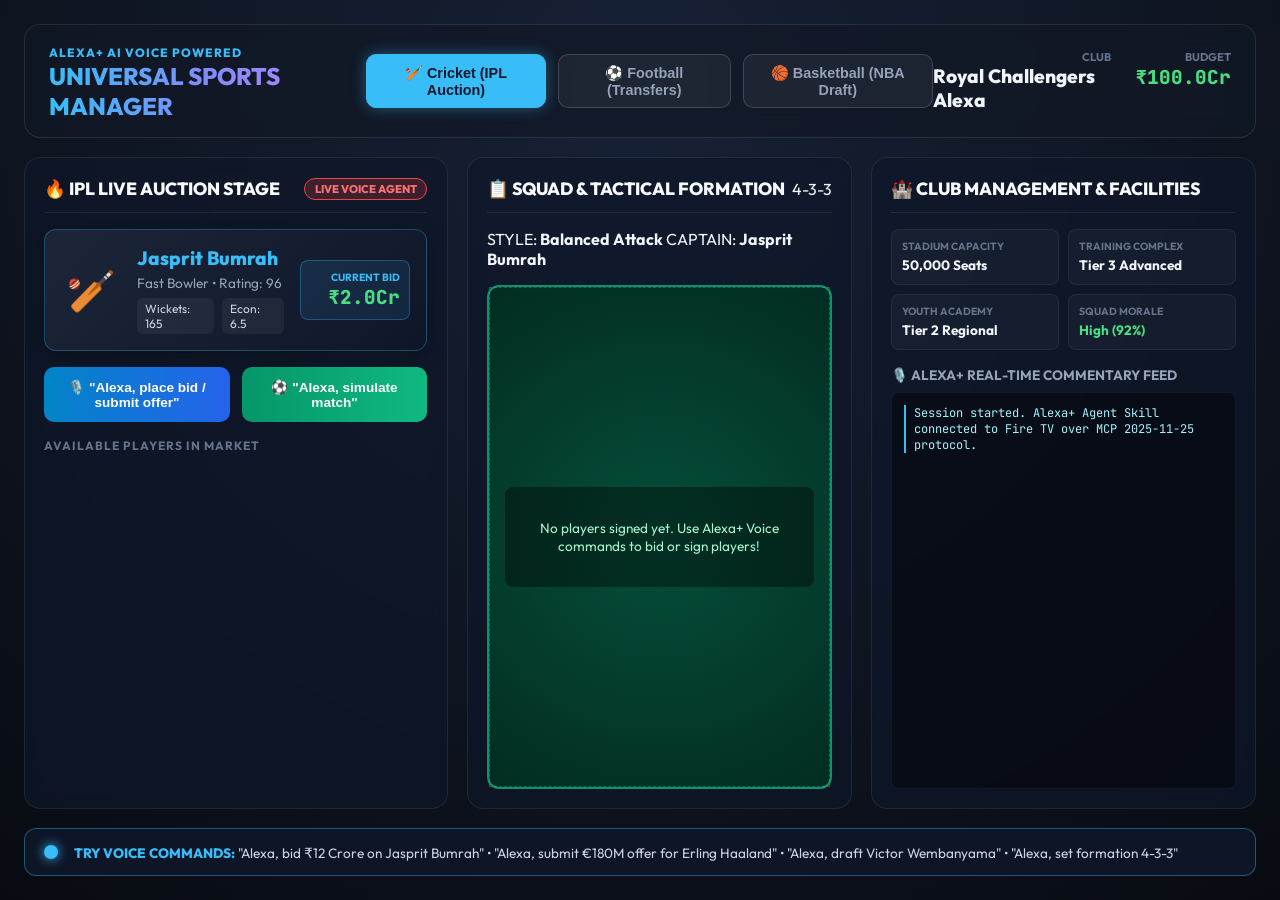
<file: sports_auction_game-v2/firetv_app/index.html>
<!DOCTYPE html>
<html lang="en">
<head>
  <meta charset="UTF-8">
  <meta name="viewport" content="width=device-width, initial-scale=1.0">
  <title>FC / NBA / IPL Alexa+ Ultimate Sports Manager AI</title>
  <link rel="stylesheet" href="styles.css">
  <link href="https://fonts.googleapis.com/css2?family=Outfit:wght@400;600;700;800&family=JetBrains+Mono:wght@500;700&display=swap" rel="stylesheet">
</head>
<body>
  <div class="tv-container">
    <!-- Top Bar Navigation & Status -->
    <header class="top-nav">
      <div class="brand">
        <span class="alexa-badge">ALEXA+ AI VOICE POWERED</span>
        <h1>UNIVERSAL SPORTS MANAGER</h1>
      </div>
      
      <div class="sport-switcher">
        <button class="sport-btn active" id="btn-cricket" onclick="switchSport('cricket')">🏏 Cricket (IPL Auction)</button>
        <button class="sport-btn" id="btn-football" onclick="switchSport('football')">⚽ Football (Transfers)</button>
        <button class="sport-btn" id="btn-basketball" onclick="switchSport('basketball')">🏀 Basketball (NBA Draft)</button>
      </div>

      <div class="club-status">
        <div class="status-item">
          <span class="label">CLUB</span>
          <span class="value" id="ui-team-name">Royal Challengers Alexa</span>
        </div>
        <div class="status-item highlight">
          <span class="label">BUDGET</span>
          <span class="value" id="ui-budget">₹100.0Cr</span>
        </div>
      </div>
    </header>

    <!-- Main 3-Column Dashboard -->
    <main class="dashboard-grid">
      <!-- Column 1: Market & Player Stage (Auction / Transfer / Draft) -->
      <section class="card market-card">
        <div class="card-header">
          <h2 id="market-title">🔥 IPL LIVE AUCTION STAGE</h2>
          <span class="live-pill">LIVE VOICE AGENT</span>
        </div>
        
        <div class="player-feature" id="player-feature">
          <div class="player-avatar" id="p-avatar">🏏</div>
          <div class="player-info">
            <h3 id="p-name">Jasprit Bumrah</h3>
            <p id="p-role">Fast Bowler • Rating: 96</p>
            <div class="stats-pills" id="p-stats">
              <span>Wickets: 165</span>
              <span>Econ: 6.5</span>
            </div>
          </div>
          <div class="bid-box">
            <span class="bid-label">CURRENT BID</span>
            <span class="bid-amount" id="p-price">₹2.0Cr</span>
          </div>
        </div>

        <div class="acquisition-controls">
          <button class="action-btn bid-btn" onclick="triggerAction('bid')">🎙️ "Alexa, place bid / submit offer"</button>
          <button class="action-btn sim-btn" onclick="triggerAction('sim_match')">⚽ "Alexa, simulate match"</button>
        </div>

        <div class="available-pool">
          <h4>AVAILABLE PLAYERS IN MARKET</h4>
          <div class="pool-list" id="pool-list">
            <!-- Populated dynamically -->
          </div>
        </div>
      </section>

      <!-- Column 2: Tactical Pitch & Squad Builder -->
      <section class="card squad-card">
        <div class="card-header">
          <h2>📋 SQUAD & TACTICAL FORMATION</h2>
          <span class="badge" id="ui-formation">4-3-3</span>
        </div>

        <div class="tactics-bar">
          <span>STYLE: <strong id="ui-style">Balanced Attack</strong></span>
          <span>CAPTAIN: <strong id="ui-captain">Jasprit Bumrah</strong></span>
        </div>

        <div class="pitch-visualizer" id="pitch-visualizer">
          <div class="pitch-overlay">
            <div class="field-line penalty-area"></div>
            <div class="field-line center-circle"></div>
          </div>
          <div class="squad-grid" id="squad-grid">
            <div class="empty-squad-msg">No players signed yet. Use Alexa+ Voice commands to bid or sign players!</div>
          </div>
        </div>
      </section>

      <!-- Column 3: Club Management & Voice Feed -->
      <section class="card club-card">
        <div class="card-header">
          <h2>🏰 CLUB MANAGEMENT & FACILITIES</h2>
        </div>

        <div class="club-stats-grid">
          <div class="facility-box">
            <span class="fac-label">STADIUM CAPACITY</span>
            <span class="fac-val" id="ui-stadium">50,000 Seats</span>
          </div>
          <div class="facility-box">
            <span class="fac-label">TRAINING COMPLEX</span>
            <span class="fac-val" id="ui-training">Tier 3 Advanced</span>
          </div>
          <div class="facility-box">
            <span class="fac-label">YOUTH ACADEMY</span>
            <span class="fac-val" id="ui-youth">Tier 2 Regional</span>
          </div>
          <div class="facility-box">
            <span class="fac-label">SQUAD MORALE</span>
            <span class="fac-val highlight-green" id="ui-morale">High (92%)</span>
          </div>
        </div>

        <div class="voice-log-section">
          <h3>🎙️ ALEXA+ REAL-TIME COMMENTARY FEED</h3>
          <div class="voice-logs" id="voice-logs">
            <div class="log-entry">Session started. Alexa+ Agent Skill connected to Fire TV over MCP 2025-11-25 protocol.</div>
          </div>
        </div>
      </section>
    </main>

    <!-- Bottom Voice Action Helper Footer -->
    <footer class="voice-helper-footer">
      <div class="voice-pulse"></div>
      <div class="voice-prompt">
        <span class="prompt-tag">TRY VOICE COMMANDS:</span>
        <span class="prompt-text">"Alexa, bid ₹12 Crore on Jasprit Bumrah" • "Alexa, submit €180M offer for Erling Haaland" • "Alexa, draft Victor Wembanyama" • "Alexa, set formation 4-3-3"</span>
      </div>
    </footer>
  </div>

  <script src="app.js"></script>
</body>
</html>
</file>
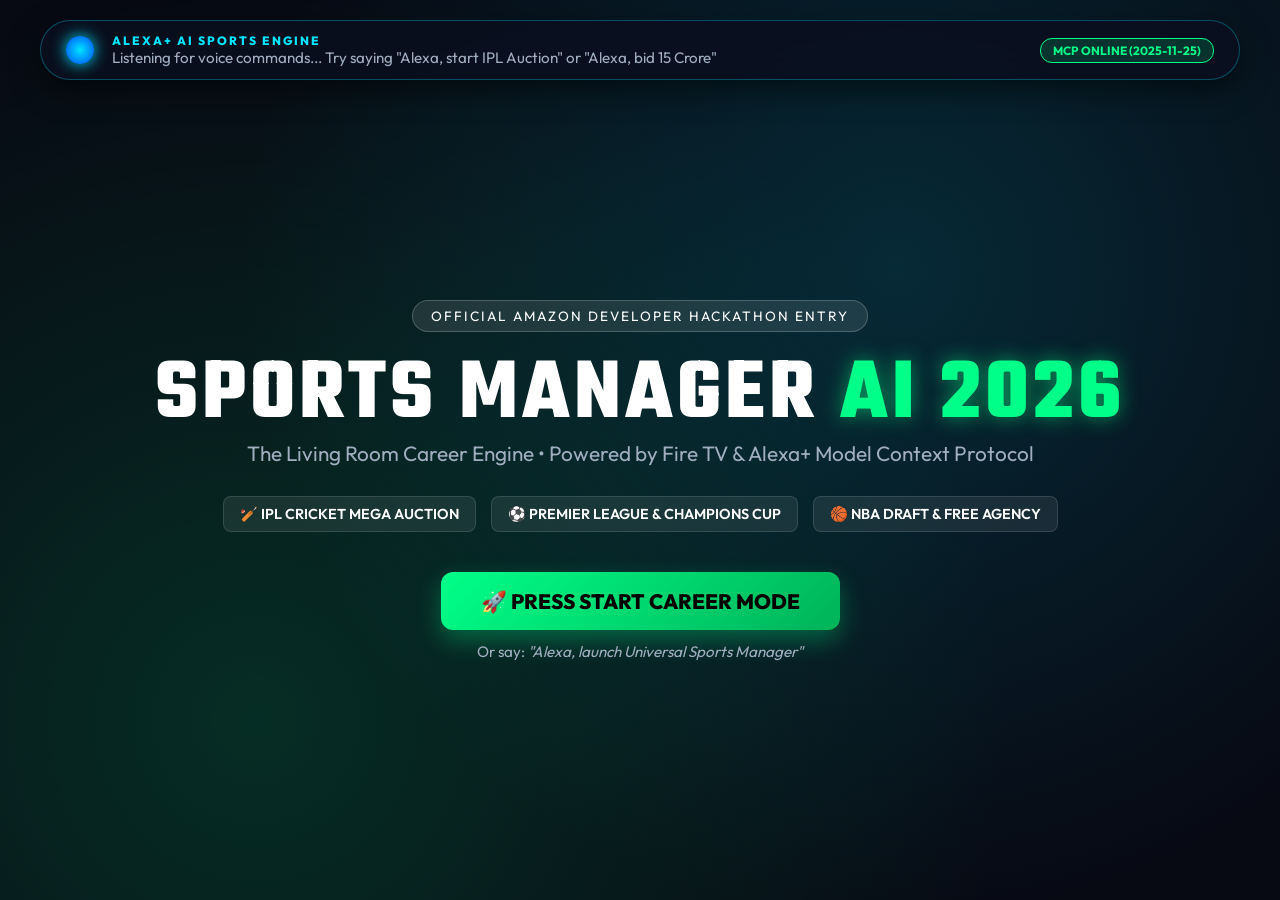
<file: sports_auction_game-v3/firetv_app/index.html>
<!DOCTYPE html>
<html lang="en">
<head>
    <meta charset="UTF-8">
    <meta name="viewport" content="width=device-width, initial-scale=1.0">
    <title>Sports Manager AI 2026 - Alexa+ & Fire TV Career Mode</title>
    <link rel="stylesheet" href="styles.css">
    <link href="https://fonts.googleapis.com/css2?family=Outfit:wght@300;400;600;800;900&family=Teko:wght@500;700&display=swap" rel="stylesheet">
</head>
<body class="firetv-theme">
    <div id="app-container">

        <!-- VOICE ASSISTANT OVERLAY TICKER -->
        <div id="alexa-voice-bar" class="voice-bar">
            <div class="alexa-orb-container">
                <div class="alexa-orb"></div>
            </div>
            <div class="voice-text-content">
                <span id="voice-status-title" class="voice-title">ALEXA+ AI SPORTS ENGINE</span>
                <span id="voice-status-text" class="voice-sub">Listening for voice commands... Try saying "Alexa, start IPL Auction" or "Alexa, bid 15 Crore"</span>
            </div>
            <div class="mcp-badge">MCP ONLINE (2025-11-25)</div>
        </div>

        <!-- SCREEN 1: TITLE / START SCREEN -->
        <section id="screen-title" class="screen active">
            <div class="hero-backdrop"></div>
            <div class="title-content">
                <div class="badge-tag">OFFICIAL AMAZON DEVELOPER HACKATHON ENTRY</div>
                <h1 class="main-logo">SPORTS MANAGER <span class="accent-text">AI 2026</span></h1>
                <p class="subtitle">The Living Room Career Engine • Powered by Fire TV & Alexa+ Model Context Protocol</p>
                <div class="sports-badge-row">
                    <span class="badge cricket">🏏 IPL CRICKET MEGA AUCTION</span>
                    <span class="badge football">⚽ PREMIER LEAGUE & CHAMPIONS CUP</span>
                    <span class="badge basketball">🏀 NBA DRAFT & FREE AGENCY</span>
                </div>
                <div class="cta-container">
                    <button id="btn-start-game" class="btn-primary tv-focusable" onclick="navigateTo('screen-sport-select')">
                        🚀 PRESS START CAREER MODE
                    </button>
                    <p class="voice-hint">Or say: <em>"Alexa, launch Universal Sports Manager"</em></p>
                </div>
            </div>
        </section>

        <!-- SCREEN 2: SPORT SELECTION -->
        <section id="screen-sport-select" class="screen">
            <div class="section-header">
                <h2>CHOOSE YOUR SPORT & CAREER MODE</h2>
                <p>Each sport offers authentic acquisition rules, full season leagues, and AI rival owners.</p>
            </div>
            <div class="sport-cards-grid">
                <!-- CRICKET CARD -->
                <div class="sport-card tv-focusable" onclick="selectSport('cricket')">
                    <div class="sport-icon">🏏</div>
                    <h3>IPL CRICKET</h3>
                    <p class="mode-desc">IPL Mega Auction, Squad Building, 14-Match League + Playoffs, Orange & Purple Cap tracking.</p>
                    <div class="sport-tag">AUCTION MODE</div>
                </div>

                <!-- FOOTBALL CARD -->
                <div class="sport-card tv-focusable" onclick="selectSport('football')">
                    <div class="sport-icon">⚽</div>
                    <h3>FOOTBALL MANAGER</h3>
                    <p class="mode-desc">Transfer Window, European Champions League, 38-Match League, 4-3-3 Pitch Tactics.</p>
                    <div class="sport-tag">TRANSFER WINDOW</div>
                </div>

                <!-- BASKETBALL CARD -->
                <div class="sport-card tv-focusable" onclick="selectSport('basketball')">
                    <div class="sport-icon">🏀</div>
                    <h3>NBA FRANCHISE</h3>
                    <p class="mode-desc">NBA Draft, Free Agency, Salary Cap, 82-Game Season & NBA Playoffs simulation.</p>
                    <div class="sport-tag">DRAFT & FREE AGENCY</div>
                </div>
            </div>
        </section>

        <!-- SCREEN 3: TEAM & MANAGER SETUP -->
        <section id="screen-team-select" class="screen">
            <div class="section-header">
                <h2 id="team-select-title">SELECT YOUR CLUB & FRANCHISE</h2>
                <p>Choose your starting team and customize your manager profile.</p>
            </div>
            <div class="setup-layout">
                <div class="team-list-container">
                    <div id="team-cards-list" class="team-grid"></div>
                </div>
                <div class="manager-form-card">
                    <h3>MANAGER PROFILE</h3>
                    <div class="form-group">
                        <label>Manager Name</label>
                        <input type="text" id="manager-name-input" value="Coach Alexa" class="tv-input">
                    </div>
                    <div class="form-group">
                        <label>AI Rival Difficulty</label>
                        <select id="difficulty-select" class="tv-select">
                            <option value="Tactical AI (Hard)">Tactical AI (Hard)</option>
                            <option value="Aggressive AI (Medium)">Aggressive AI (Medium)</option>
                            <option value="Relaxed AI (Easy)">Relaxed AI (Easy)</option>
                        </select>
                    </div>
                    <button class="btn-primary full-width tv-focusable" onclick="confirmTeamSetup()">
                        ⚡ START CAREER SEASON
                    </button>
                </div>
            </div>
        </section>

        <!-- SCREEN 4: MAIN MANAGER HUB / DASHBOARD -->
        <section id="screen-hub" class="screen">
            <div class="hub-header">
                <div class="manager-badge">
                    <span id="hub-manager-name" class="name">Coach Alexa</span>
                    <span id="hub-team-name" class="club">Royal Challengers Alexa</span>
                </div>
                <div class="nav-tabs">
                    <button class="tab-btn active tv-focusable" onclick="showHubTab('hub-overview')">HUB OVERVIEW</button>
                    <button class="tab-btn tv-focusable" onclick="showHubTab('hub-acquisition')">MARKET / AUCTION</button>
                    <button class="tab-btn tv-focusable" onclick="showHubTab('hub-tactics')">SQUAD & TACTICS</button>
                    <button class="tab-btn tv-focusable" onclick="showHubTab('hub-match')">PLAY / SIMULATE MATCH</button>
                    <button class="tab-btn tv-focusable" onclick="showHubTab('hub-standings')">LEAGUE STANDINGS</button>
                </div>
                <div class="financial-badge">
                    <span class="label">TRANSFER BUDGET</span>
                    <span id="hub-budget-val" class="val">₹100.0 Cr</span>
                </div>
            </div>

            <!-- TAB 1: HUB OVERVIEW -->
            <div id="hub-overview" class="hub-tab-content active">
                <div class="hub-dashboard-grid">
                    <div class="widget-card big">
                        <h3>NEXT UPCOMING FIXTURE</h3>
                        <div class="fixture-banner">
                            <div class="team-side home">
                                <span id="fix-home-name" class="team-title">Royal Challengers Alexa</span>
                                <span class="badge-role">HOME</span>
                            </div>
                            <div class="vs-circle">VS</div>
                            <div class="team-side away">
                                <span id="fix-away-name" class="team-title">Mumbai AI</span>
                                <span class="badge-role">AWAY</span>
                            </div>
                        </div>
                        <div class="fixture-details">
                            <span>📅 Matchday <strong id="hub-matchday-num">1</strong> / <span id="hub-total-matchdays">14</span></span>
                            <span>🏆 League Competition</span>
                            <span>🏟️ Packed TV Broadcast Stadium</span>
                        </div>
                        <button class="btn-accent tv-focusable" onclick="showHubTab('hub-match')">
                            ▶ GO TO MATCH SIMULATOR
                        </button>
                    </div>

                    <div class="widget-card">
                        <h3>CLUB METRICS</h3>
                        <div class="metric-row">
                            <span>Squad Rating</span>
                            <span id="metric-rating" class="highlight">88 OVERALL</span>
                        </div>
                        <div class="metric-row">
                            <span>Squad Size</span>
                            <span id="metric-squad-count">11 Players</span>
                        </div>
                        <div class="metric-row">
                            <span>Board Expectations</span>
                            <span class="success">Qualify for Finals</span>
                        </div>
                        <div class="metric-row">
                            <span>Team Morale</span>
                            <span class="success">🔥 High (95%)</span>
                        </div>
                    </div>

                    <div class="widget-card">
                        <h3>ALEXA+ AI ASSISTANT FEED</h3>
                        <ul id="alexa-feed-list" class="feed-list">
                            <li>🤖 "MCP Server initialized for 2026 Season."</li>
                            <li>💡 "Recommendation: Acquire a premium Fast Bowler in the auction."</li>
                            <li>🗣️ Try saying: <em>"Alexa, set formation to 4-3-3 Attacking"</em></li>
                        </ul>
                    </div>
                </div>
            </div>

            <!-- TAB 2: ACQUISITION / AUCTION ROOM -->
            <div id="hub-acquisition" class="hub-tab-content">
                <div class="auction-broadcast-layout">
                    <div class="broadcast-stage">
                        <div class="stage-header">
                            <span id="acq-mode-label" class="live-pill">🔴 LIVE IPL MEGA AUCTION STAGE</span>
                            <span class="timer-pill">LOT #04 • FAST BOWLER CATEGORY</span>
                        </div>
                        <div class="player-spotlight">
                            <div id="acq-player-avatar" class="player-avatar">⚡</div>
                            <div class="player-info">
                                <h2 id="acq-player-name">Jasprit Bumrah</h2>
                                <p id="acq-player-role">Fast Bowler • India National Team</p>
                                <div id="acq-player-stats-grid" class="mini-stats-grid">
                                    <div class="stat-box"><span>Rating</span><strong id="acq-stat-rating">96</strong></div>
                                    <div class="stat-box"><span>Wickets</span><strong id="acq-stat-1">165</strong></div>
                                    <div class="stat-box"><span>Economy</span><strong id="acq-stat-2">6.5</strong></div>
                                </div>
                            </div>
                        </div>

                        <div class="bidding-control-zone">
                            <div class="bid-display">
                                <div class="bid-box">
                                    <span class="label">CURRENT HIGHEST BID</span>
                                    <span id="acq-curr-bid" class="amount">₹2.0 Cr</span>
                                </div>
                                <div class="bid-box">
                                    <span class="label">HIGHEST BIDDER</span>
                                    <span id="acq-curr-bidder" class="bidder-name">Base Price</span>
                                </div>
                            </div>

                            <div class="action-buttons-row">
                                <button class="btn-bid tv-focusable" onclick="placeVoiceBid(0.5)">+ ₹0.5 Cr BID</button>
                                <button class="btn-bid tv-focusable" onclick="placeVoiceBid(1.0)">+ ₹1.0 Cr BID</button>
                                <button class="btn-bid tv-focusable" onclick="placeVoiceBid(2.0)">+ ₹2.0 Cr BID</button>
                                <button class="btn-accent tv-focusable" onclick="signCurrentPlayer()">SIGN PLAYER TO SQUAD</button>
                            </div>
                            <p class="voice-hint">🗣️ Voice bidding active: Say <em>"Alexa, bid ₹12 Crore on Bumrah"</em></p>
                        </div>
                    </div>

                    <div class="broadcast-side-log">
                        <h3>LIVE BIDDING TICKER</h3>
                        <div id="bidding-logs-container" class="log-ticker">
                            <p class="log-entry">Auction stage open. Base price set at ₹2.0 Cr.</p>
                        </div>
                    </div>
                </div>
            </div>

            <!-- TAB 3: SQUAD & TACTICS -->
            <div id="hub-tactics" class="hub-tab-content">
                <div class="tactics-layout">
                    <div class="pitch-container">
                        <div class="pitch-header">
                            <span id="pitch-sport-label">TACTICAL FORMATION BOARD</span>
                            <div class="tactics-selectors">
                                <select id="formation-select" class="tv-select" onchange="updateTactics()">
                                    <option value="4-3-3">4-3-3 Attacking Pitch</option>
                                    <option value="4-2-3-1">4-2-3-1 Balanced Pitch</option>
                                    <option value="3-5-2">3-5-2 Counter Attack</option>
                                </select>
                            </div>
                        </div>

                        <div id="tactical-field" class="sports-pitch football-pitch">
                            <!-- Tactical Nodes injected dynamically -->
                        </div>
                    </div>

                    <div class="squad-panel">
                        <h3>ACTIVE ROSTER & RESERVES</h3>
                        <div id="squad-list-container" class="roster-list"></div>
                    </div>
                </div>
            </div>

            <!-- TAB 4: MATCH SIMULATOR -->
            <div id="hub-match" class="hub-tab-content">
                <div class="match-broadcast-layout">
                    <div class="scoreboard-bar">
                        <div class="team-score-card home">
                            <span id="sim-home-name" class="team-name">Royal Challengers Alexa</span>
                            <span id="sim-home-score" class="score">0</span>
                        </div>
                        <div class="match-time-badge">
                            <span id="sim-match-time" class="time">00:00</span>
                            <span id="sim-match-status" class="status-pill">READY</span>
                        </div>
                        <div class="team-score-card away">
                            <span id="sim-away-score" class="score">0</span>
                            <span id="sim-away-name" class="team-name">Mumbai AI</span>
                        </div>
                    </div>

                    <div class="simulation-screen">
                        <div class="stadium-graphic">
                            <div class="pitch-light"></div>
                            <div class="center-banner">LIVE TELEVISION BROADCAST</div>
                        </div>

                        <div id="match-commentary-box" class="commentary-box">
                            <p class="comm-line intro">🎙️ Welcome to the live match simulation. Both teams are on the field.</p>
                        </div>
                    </div>

                    <div class="match-controls">
                        <button id="btn-start-sim" class="btn-primary tv-focusable" onclick="startMatchSimulation()">
                            ▶ START MATCH SIMULATION
                        </button>
                        <button class="btn-bid tv-focusable" onclick="sendVoiceTacticalCommand('Attacking')">
                            🗣️ "Alexa, go All-Out Attack"
                        </button>
                        <button class="btn-bid tv-focusable" onclick="sendVoiceTacticalCommand('Defensive')">
                            🗣️ "Alexa, Park the Bus"
                        </button>
                    </div>
                </div>
            </div>

            <!-- TAB 5: LEAGUE STANDINGS -->
            <div id="hub-standings" class="hub-tab-content">
                <div class="standings-card">
                    <h3 id="standings-league-title">OFFICIAL LEAGUE STANDINGS 2026</h3>
                    <table class="standings-table">
                        <thead>
                            <tr>
                                <th>POS</th>
                                <th>CLUB / FRANCHISE</th>
                                <th>P</th>
                                <th>W</th>
                                <th>D/L</th>
                                <th>PTS</th>
                            </tr>
                        </thead>
                        <tbody id="standings-tbody"></tbody>
                    </table>
                </div>
            </div>

        </section>

    </div>

    <script src="app.js"></script>
</body>
</html>
</file>
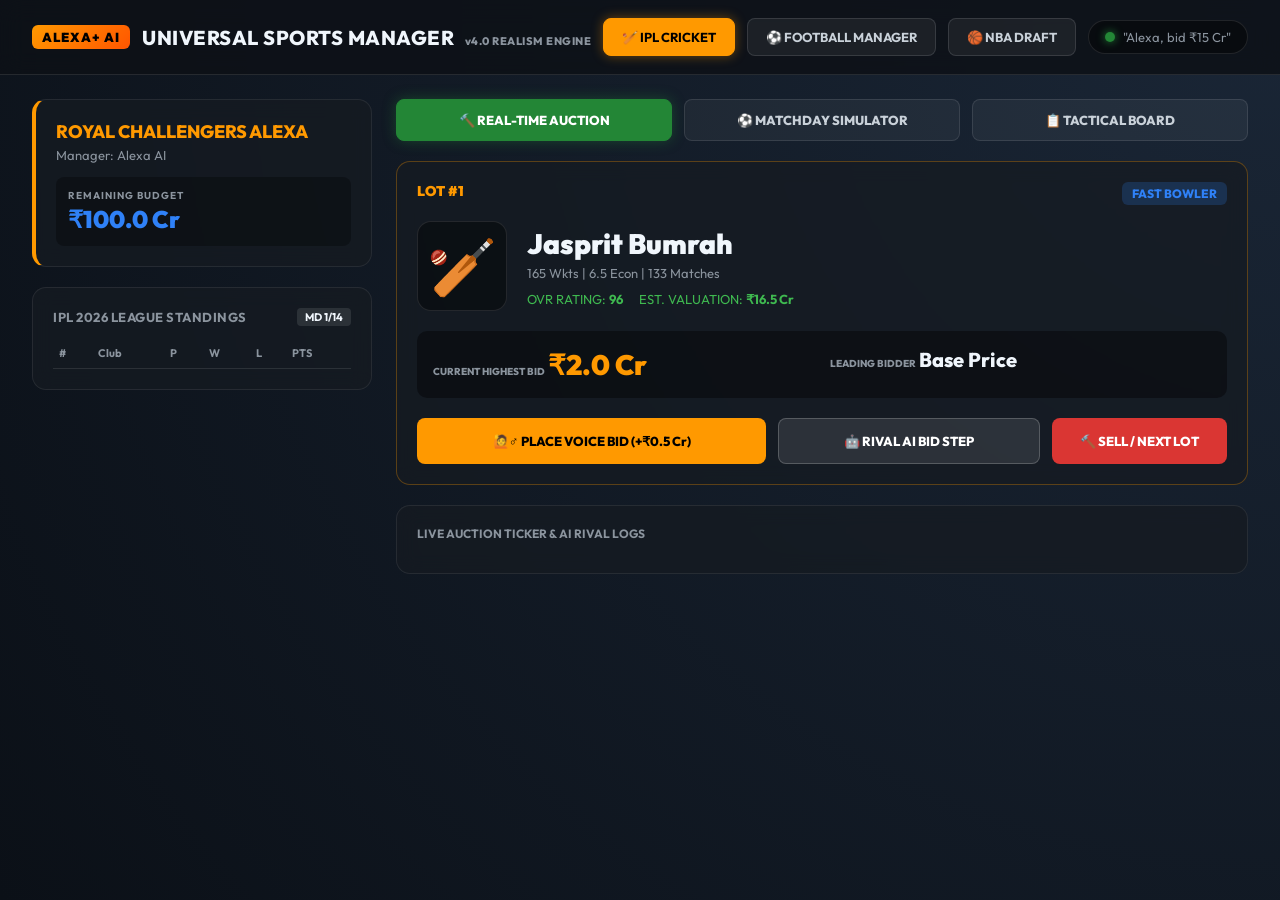
<file: sports_auction_game-v4/firetv_app/index.html>
<!DOCTYPE html>
<html lang="en">
<head>
  <meta charset="UTF-8">
  <meta name="viewport" content="width=device-width, initial-scale=1.0">
  <title>Universal Sports Manager AI (v4 Engine)</title>
  <link rel="stylesheet" href="styles.css">
  <link href="https://fonts.googleapis.com/css2?family=Outfit:wght@400;600;700;800;900&display=swap" rel="stylesheet">
</head>
<body class="theme-cricket">

  <!-- TOP BAR -->
  <header class="top-nav">
    <div class="brand">
      <span class="logo-badge">ALEXA+ AI</span>
      <span class="title-text">UNIVERSAL SPORTS MANAGER <small>v4.0 REALISM ENGINE</small></span>
    </div>
    
    <div class="sport-tabs">
      <button class="tab-btn active" onclick="switchSportMode('cricket')">🏏 IPL CRICKET</button>
      <button class="tab-btn" onclick="switchSportMode('football')">⚽ FOOTBALL MANAGER</button>
      <button class="tab-btn" onclick="switchSportMode('basketball')">🏀 NBA DRAFT</button>
    </div>

    <div class="voice-status">
      <span class="mic-dot"></span>
      <span id="voiceStatusText">"Alexa, bid ₹15 Cr"</span>
    </div>
  </header>

  <!-- MAIN DASHBOARD -->
  <main class="dashboard-grid">

    <!-- LEFT PANEL: USER CLUB & LEAGUE STANDINGS -->
    <section class="panel left-panel">
      <div class="card user-club-card">
        <h3 id="userTeamTitle">ROYAL CHALLENGERS ALEXA</h3>
        <p class="manager-name" id="managerName">Manager: Alexa AI</p>
        <div class="budget-box">
          <span class="budget-label">REMAINING BUDGET</span>
          <span class="budget-value" id="userBudgetValue">₹100.0 Cr</span>
        </div>
      </div>

      <div class="card standings-card">
        <div class="card-header">
          <h4 id="leagueTitle">IPL 2026 LEAGUE STANDINGS</h4>
          <span class="matchday-badge" id="matchdayBadge">MD 1/14</span>
        </div>
        <div class="table-container">
          <table id="standingsTable">
            <thead>
              <tr>
                <th>#</th>
                <th>Club</th>
                <th>P</th>
                <th>W</th>
                <th>L</th>
                <th>PTS</th>
              </tr>
            </thead>
            <tbody id="standingsBody">
              <!-- Dynamic Rows -->
            </tbody>
          </table>
        </div>
      </div>
    </section>

    <!-- CENTER PANEL: AUCTION & MATCH SIMULATOR STAGE -->
    <section class="panel center-panel">
      
      <!-- MODE SWITCHER TOGGLE -->
      <div class="mode-toggle">
        <button class="toggle-btn active" onclick="showStage('auctionStage')">🔨 REAL-TIME AUCTION</button>
        <button class="toggle-btn" onclick="showStage('matchStage')">⚽ MATCHDAY SIMULATOR</button>
        <button class="toggle-btn" onclick="showStage('squadStage')">📋 TACTICAL BOARD</button>
      </div>

      <!-- 1. AUCTION STAGE -->
      <div id="auctionStage" class="stage-container active">
        <div class="card lot-card" id="lotCard">
          <div class="lot-header">
            <span class="lot-number" id="lotNumber">LOT #1</span>
            <span class="lot-role-badge" id="playerRole">FAST BOWLER</span>
          </div>

          <div class="player-profile">
            <div class="player-avatar" id="playerAvatar">🏏</div>
            <div class="player-info">
              <h2 id="playerName">Jasprit Bumrah</h2>
              <p class="player-stats" id="playerStats">165 Wkts | 6.5 Econ | 133 Matches</p>
              <div class="rating-bar">
                <span>OVR RATING: <strong id="playerRating">96</strong></span>
                <span>EST. VALUATION: <strong id="playerValuation">₹16.5 Cr</strong></span>
              </div>
            </div>
          </div>

          <div class="bidding-dashboard">
            <div class="bid-box">
              <span class="bid-label">CURRENT HIGHEST BID</span>
              <span class="bid-price" id="currentBidPrice">₹2.0 Cr</span>
            </div>
            <div class="bidder-box">
              <span class="bid-label">LEADING BIDDER</span>
              <span class="bidder-name" id="highestBidderName">Base Price</span>
            </div>
          </div>

          <!-- VOICE & ACTION CONTROLS -->
          <div class="auction-actions">
            <button class="action-btn bid-btn" onclick="userPlaceBid()">🙋♂️ PLACE VOICE BID (+₹0.5 Cr)</button>
            <button class="action-btn ai-btn" onclick="triggerAiBidStep()">🤖 RIVAL AI BID STEP</button>
            <button class="action-btn pass-btn" onclick="finalizeLot()">🔨 SELL / NEXT LOT</button>
          </div>
        </div>

        <!-- REAL-TIME AUCTION TICKER LOG -->
        <div class="card log-card">
          <h4>LIVE AUCTION TICKER & AI RIVAL LOGS</h4>
          <div class="log-stream" id="auctionLogStream">
            <!-- Dynamic Logs -->
          </div>
        </div>
      </div>

      <!-- 2. MATCH SIMULATOR STAGE -->
      <div id="matchStage" class="stage-container">
        <div class="card match-card">
          <div class="match-header">
            <h3 id="matchStageTitle">SEASON MATCHDAY SIMULATOR</h3>
            <span class="sport-tag" id="matchSportTag">Cricket T20 League</span>
          </div>

          <div class="tactics-selector">
            <label>MATCH TACTICS:</label>
            <select id="tacticsSelect" onchange="updateTactics()">
              <option value="Balanced">Balanced Strategy</option>
              <option value="Aggressive">Aggressive / All-Out Attack</option>
              <option value="Counter / Defensive">Defensive / Counter-Attack</option>
            </select>
          </div>

          <div class="match-sim-box">
            <button class="sim-btn" onclick="simulateMatchDay()">⚔️ SIMULATE NEXT MATCHDAY</button>
            <div class="match-result-banner" id="matchResultBanner">
              Click above to run realistic matchday simulation based on your squad & AI rival ratings!
            </div>
          </div>
        </div>
      </div>

      <!-- 3. SQUAD & TACTICS STAGE -->
      <div id="squadStage" class="stage-container">
        <div class="card squad-card">
          <h3>SQUAD ROSTER & FORMATION</h3>
          <p class="formation-text">FORMATION: <strong id="formationText">4-3-3 Attacking</strong></p>
          <div class="roster-list" id="rosterList">
            <!-- Dynamic Roster -->
          </div>
        </div>
      </div>

    </section>

  </main>

  <script src="app.js"></script>
</body>
</html>
</file>
<file: sports_auction_game-v2/firetv_app/styles.css>
* {
  box-sizing: border-box;
  margin: 0;
  padding: 0;
}

body {
  font-family: 'Outfit', -apple-system, sans-serif;
  background-color: #0b0e14;
  color: #f1f5f9;
  overflow: hidden;
  height: 100vh;
  width: 100vw;
}

.tv-container {
  display: flex;
  flex-direction: column;
  height: 100vh;
  padding: 1.5rem;
  gap: 1.2rem;
  background: radial-gradient(circle at 50% 10%, #172136 0%, #080b11 100%);
}

/* Top Navigation */
.top-nav {
  display: flex;
  justify-content: space-between;
  align-items: center;
  background: rgba(18, 24, 38, 0.8);
  border: 1px solid rgba(255, 255, 255, 0.1);
  padding: 1rem 1.5rem;
  border-radius: 16px;
  backdrop-filter: blur(12px);
}

.alexa-badge {
  font-size: 0.75rem;
  font-weight: 800;
  color: #38bdf8;
  letter-spacing: 1px;
}

.brand h1 {
  font-size: 1.5rem;
  font-weight: 800;
  background: linear-gradient(90deg, #38bdf8, #818cf8, #c084fc);
  -webkit-background-clip: text;
  -webkit-text-fill-color: transparent;
}

.sport-switcher {
  display: flex;
  gap: 0.75rem;
}

.sport-btn {
  background: rgba(255, 255, 255, 0.05);
  border: 1px solid rgba(255, 255, 255, 0.15);
  color: #94a3b8;
  padding: 0.6rem 1.2rem;
  border-radius: 10px;
  font-weight: 700;
  font-size: 0.9rem;
  cursor: pointer;
  transition: all 0.2s ease;
}

.sport-btn.active, .sport-btn:focus {
  background: #38bdf8;
  color: #0f172a;
  border-color: #38bdf8;
  box-shadow: 0 0 15px rgba(56, 189, 248, 0.4);
}

.club-status {
  display: flex;
  gap: 1.5rem;
}

.status-item {
  display: flex;
  flex-direction: column;
  align-items: flex-end;
}

.status-item .label {
  font-size: 0.7rem;
  color: #64748b;
  font-weight: 700;
}

.status-item .value {
  font-size: 1.2rem;
  font-weight: 800;
}

.status-item.highlight .value {
  color: #4ade80;
  font-family: 'JetBrains Mono', monospace;
}

/* Dashboard Grid */
.dashboard-grid {
  display: grid;
  grid-template-columns: 1.1fr 1fr 1fr;
  gap: 1.2rem;
  flex: 1;
  min-height: 0;
}

.card {
  background: rgba(15, 23, 42, 0.7);
  border: 1px solid rgba(255, 255, 255, 0.08);
  border-radius: 16px;
  padding: 1.2rem;
  display: flex;
  flex-direction: column;
  gap: 1rem;
  backdrop-filter: blur(8px);
}

.card-header {
  display: flex;
  justify-content: space-between;
  align-items: center;
  border-bottom: 1px solid rgba(255, 255, 255, 0.08);
  padding-bottom: 0.75rem;
}

.card-header h2 {
  font-size: 1.1rem;
  font-weight: 800;
  color: #f8fafc;
}

.live-pill {
  background: rgba(239, 68, 68, 0.2);
  color: #f87171;
  border: 1px solid #ef4444;
  font-size: 0.7rem;
  font-weight: 800;
  padding: 0.2rem 0.6rem;
  border-radius: 20px;
}

/* Feature Player Card */
.player-feature {
  background: linear-gradient(135deg, rgba(30, 41, 59, 0.9), rgba(15, 23, 42, 0.9));
  border: 1px solid rgba(56, 189, 248, 0.3);
  border-radius: 12px;
  padding: 1rem;
  display: grid;
  grid-template-columns: 60px 1fr 110px;
  align-items: center;
  gap: 1rem;
  box-shadow: 0 4px 20px rgba(0, 0, 0, 0.3);
}

.player-avatar {
  font-size: 2.5rem;
  text-align: center;
}

.player-info h3 {
  font-size: 1.2rem;
  font-weight: 800;
  color: #38bdf8;
}

.player-info p {
  font-size: 0.85rem;
  color: #94a3b8;
  margin-top: 0.2rem;
}

.stats-pills {
  display: flex;
  gap: 0.5rem;
  margin-top: 0.4rem;
}

.stats-pills span {
  background: rgba(255, 255, 255, 0.05);
  font-size: 0.75rem;
  padding: 0.2rem 0.5rem;
  border-radius: 6px;
  color: #cbd5e1;
}

.bid-box {
  display: flex;
  flex-direction: column;
  align-items: flex-end;
  background: rgba(56, 189, 248, 0.1);
  padding: 0.6rem;
  border-radius: 8px;
  border: 1px solid rgba(56, 189, 248, 0.3);
}

.bid-label {
  font-size: 0.65rem;
  color: #38bdf8;
  font-weight: 700;
}

.bid-amount {
  font-size: 1.2rem;
  font-weight: 800;
  color: #4ade80;
  font-family: 'JetBrains Mono', monospace;
}

/* Controls */
.acquisition-controls {
  display: grid;
  grid-template-columns: 1fr 1fr;
  gap: 0.75rem;
}

.action-btn {
  padding: 0.75rem;
  border-radius: 10px;
  border: none;
  font-weight: 700;
  font-size: 0.85rem;
  cursor: pointer;
  transition: transform 0.1s ease;
}

.action-btn:active {
  transform: scale(0.98);
}

.bid-btn {
  background: linear-gradient(90deg, #0284c7, #2563eb);
  color: white;
}

.sim-btn {
  background: linear-gradient(90deg, #059669, #10b981);
  color: white;
}

/* Pool list */
.available-pool {
  flex: 1;
  overflow-y: auto;
  display: flex;
  flex-direction: column;
  gap: 0.5rem;
}

.available-pool h4 {
  font-size: 0.75rem;
  color: #64748b;
  letter-spacing: 1px;
  margin-bottom: 0.3rem;
}

.pool-list {
  display: flex;
  flex-direction: column;
  gap: 0.5rem;
}

.pool-item {
  display: flex;
  justify-content: space-between;
  align-items: center;
  background: rgba(255, 255, 255, 0.03);
  border: 1px solid rgba(255, 255, 255, 0.05);
  padding: 0.6rem 0.8rem;
  border-radius: 8px;
}

.pool-item-name {
  font-size: 0.9rem;
  font-weight: 700;
}

.pool-item-role {
  font-size: 0.75rem;
  color: #94a3b8;
}

.pool-item-val {
  font-size: 0.85rem;
  font-weight: 800;
  color: #38bdf8;
  font-family: 'JetBrains Mono', monospace;
}

/* Pitch / Court Visualizer */
.pitch-visualizer {
  background: radial-gradient(circle, #064e3b 0%, #022c22 100%);
  border: 2px solid #059669;
  border-radius: 12px;
  flex: 1;
  position: relative;
  display: flex;
  align-items: center;
  justify-content: center;
  padding: 1rem;
}

.pitch-overlay {
  position: absolute;
  top: 0; left: 0; right: 0; bottom: 0;
  border: 1px dashed rgba(255, 255, 255, 0.2);
  pointer-events: none;
}

.squad-grid {
  display: flex;
  flex-wrap: wrap;
  gap: 0.6rem;
  justify-content: center;
  width: 100%;
  z-index: 10;
}

.empty-squad-msg {
  font-size: 0.85rem;
  color: #a7f3d0;
  text-align: center;
  padding: 2rem;
  background: rgba(0, 0, 0, 0.4);
  border-radius: 8px;
}

.squad-chip {
  background: rgba(15, 23, 42, 0.9);
  border: 1px solid #38bdf8;
  padding: 0.4rem 0.8rem;
  border-radius: 20px;
  font-size: 0.8rem;
  font-weight: 700;
  color: #38bdf8;
  box-shadow: 0 0 10px rgba(56, 189, 248, 0.3);
}

/* Facility Grid */
.club-stats-grid {
  display: grid;
  grid-template-columns: 1fr 1fr;
  gap: 0.6rem;
}

.facility-box {
  background: rgba(255, 255, 255, 0.03);
  border: 1px solid rgba(255, 255, 255, 0.06);
  padding: 0.6rem;
  border-radius: 8px;
  display: flex;
  flex-direction: column;
}

.fac-label {
  font-size: 0.65rem;
  color: #64748b;
  font-weight: 700;
}

.fac-val {
  font-size: 0.85rem;
  font-weight: 700;
  margin-top: 0.2rem;
}

.highlight-green {
  color: #4ade80;
}

/* Voice Feed */
.voice-log-section {
  flex: 1;
  display: flex;
  flex-direction: column;
  gap: 0.5rem;
}

.voice-log-section h3 {
  font-size: 0.85rem;
  color: #94a3b8;
}

.voice-logs {
  background: rgba(0, 0, 0, 0.4);
  border: 1px solid rgba(255, 255, 255, 0.05);
  border-radius: 8px;
  padding: 0.75rem;
  flex: 1;
  overflow-y: auto;
  font-family: 'JetBrains Mono', monospace;
  font-size: 0.75rem;
  display: flex;
  flex-direction: column;
  gap: 0.5rem;
}

.log-entry {
  color: #a5f3fc;
  border-left: 2px solid #38bdf8;
  padding-left: 0.5rem;
}

/* Footer */
.voice-helper-footer {
  background: rgba(15, 23, 42, 0.9);
  border: 1px solid rgba(56, 189, 248, 0.4);
  border-radius: 12px;
  padding: 0.8rem 1.2rem;
  display: flex;
  align-items: center;
  gap: 1rem;
}

.voice-pulse {
  width: 14px;
  height: 14px;
  background-color: #38bdf8;
  border-radius: 50%;
  box-shadow: 0 0 12px #38bdf8;
  animation: pulse 1.5s infinite;
}

@keyframes pulse {
  0% { transform: scale(0.95); box-shadow: 0 0 0 0 rgba(56, 189, 248, 0.7); }
  70% { transform: scale(1.1); box-shadow: 0 0 0 10px rgba(56, 189, 248, 0); }
  100% { transform: scale(0.95); box-shadow: 0 0 0 0 rgba(56, 189, 248, 0); }
}

.prompt-tag {
  font-weight: 800;
  font-size: 0.85rem;
  color: #38bdf8;
}

.prompt-text {
  font-size: 0.85rem;
  color: #cbd5e1;
}
</file>
<file: sports_auction_game-v3/firetv_app/styles.css>
/* ==========================================================================
   SPORTS MANAGER AI 2026 - FIRE TV & ALEXA+ STYLESHEET
   Design System: 10-Foot Television Glassmorphism Dark Theme
   ========================================================================== */

:root {
    --bg-dark: #070913;
    --card-bg: rgba(18, 24, 43, 0.85);
    --card-border: rgba(255, 255, 255, 0.12);
    --accent-green: #00ff88;
    --accent-cyan: #00e5ff;
    --accent-gold: #ffd700;
    --accent-red: #ff3366;
    --text-main: #ffffff;
    --text-muted: #a0aec0;
    --focus-glow: 0 0 25px rgba(0, 255, 136, 0.8);
    --tv-font: 'Outfit', sans-serif;
    --logo-font: 'Teko', sans-serif;
}

* {
    box-sizing: border-box;
    margin: 0;
    padding: 0;
}

body.firetv-theme {
    background-color: var(--bg-dark);
    color: var(--text-main);
    font-family: var(--tv-font);
    overflow: hidden;
    width: 100vw;
    height: 100vh;
    user-select: none;
}

#app-container {
    width: 100vw;
    height: 100vh;
    position: relative;
    display: flex;
    flex-direction: column;
}

/* ==========================================================================
   VOICE ASSISTANT BAR OVERLAY
   ========================================================================== */
.voice-bar {
    position: absolute;
    top: 20px;
    left: 40px;
    right: 40px;
    height: 60px;
    background: rgba(10, 15, 30, 0.9);
    border: 1px solid rgba(0, 229, 255, 0.3);
    border-radius: 30px;
    display: flex;
    align-items: center;
    padding: 0 25px;
    z-index: 100;
    backdrop-filter: blur(10px);
    box-shadow: 0 10px 30px rgba(0, 0, 0, 0.5);
}

.alexa-orb-container {
    margin-right: 18px;
}

.alexa-orb {
    width: 28px;
    height: 28px;
    border-radius: 50%;
    background: radial-gradient(circle, #00e5ff 0%, #0077ff 70%);
    box-shadow: 0 0 15px #00e5ff;
    animation: orb-pulse 2s infinite ease-in-out;
}

@keyframes orb-pulse {
    0%, 100% { transform: scale(1); opacity: 0.8; }
    50% { transform: scale(1.25); opacity: 1; box-shadow: 0 0 25px #00e5ff; }
}

.voice-text-content {
    display: flex;
    flex-direction: column;
    flex: 1;
}

.voice-title {
    font-size: 0.75rem;
    font-weight: 800;
    letter-spacing: 2px;
    color: var(--accent-cyan);
}

.voice-sub {
    font-size: 0.95rem;
    color: var(--text-muted);
}

.mcp-badge {
    background: rgba(0, 255, 136, 0.15);
    border: 1px solid var(--accent-green);
    color: var(--accent-green);
    padding: 4px 12px;
    border-radius: 12px;
    font-size: 0.75rem;
    font-weight: 700;
}

/* ==========================================================================
   SCREEN MANAGEMENT
   ========================================================================== */
.screen {
    display: none;
    width: 100%;
    height: 100%;
    padding: 100px 50px 40px 50px;
    position: absolute;
    top: 0;
    left: 0;
}

.screen.active {
    display: flex;
    flex-direction: column;
}

/* ==========================================================================
   SCREEN 1: TITLE SCREEN
   ========================================================================== */
.hero-backdrop {
    position: absolute;
    top: 0;
    left: 0;
    width: 100%;
    height: 100%;
    background: radial-gradient(circle at 70% 30%, rgba(0, 229, 255, 0.15) 0%, transparent 60%),
                radial-gradient(circle at 20% 80%, rgba(0, 255, 136, 0.15) 0%, transparent 60%);
    z-index: 1;
}

.title-content {
    position: relative;
    z-index: 2;
    margin: auto;
    text-align: center;
    max-width: 1000px;
}

.badge-tag {
    display: inline-block;
    background: rgba(255, 255, 255, 0.1);
    border: 1px solid rgba(255, 255, 255, 0.2);
    padding: 6px 18px;
    border-radius: 20px;
    font-size: 0.85rem;
    letter-spacing: 2px;
    margin-bottom: 20px;
}

.main-logo {
    font-family: var(--logo-font);
    font-size: 5.5rem;
    letter-spacing: 4px;
    line-height: 1;
}

.accent-text {
    color: var(--accent-green);
    text-shadow: 0 0 20px rgba(0, 255, 136, 0.5);
}

.subtitle {
    font-size: 1.3rem;
    color: var(--text-muted);
    margin-bottom: 30px;
}

.sports-badge-row {
    display: flex;
    justify-content: center;
    gap: 15px;
    margin-bottom: 40px;
}

.badge {
    background: rgba(255, 255, 255, 0.08);
    border: 1px solid var(--card-border);
    padding: 8px 16px;
    border-radius: 8px;
    font-size: 0.9rem;
    font-weight: 600;
}

.cta-container {
    display: flex;
    flex-direction: column;
    align-items: center;
    gap: 12px;
}

.btn-primary {
    background: linear-gradient(135deg, var(--accent-green) 0%, #00b359 100%);
    color: #000;
    font-family: var(--tv-font);
    font-size: 1.3rem;
    font-weight: 800;
    padding: 16px 40px;
    border: none;
    border-radius: 12px;
    cursor: pointer;
    transition: all 0.2s ease;
    box-shadow: 0 10px 25px rgba(0, 255, 136, 0.3);
}

.btn-primary:focus, .btn-primary:hover, .tv-focusable:focus {
    outline: none;
    transform: scale(1.06);
    box-shadow: var(--focus-glow);
    border: 2px solid #ffffff !important;
}

.voice-hint {
    font-size: 0.95rem;
    color: var(--text-muted);
}

/* ==========================================================================
   SCREEN 2: SPORT SELECTION
   ========================================================================== */
.section-header {
    text-align: center;
    margin-bottom: 40px;
}

.section-header h2 {
    font-size: 2.2rem;
    font-weight: 800;
}

.section-header p {
    color: var(--text-muted);
    font-size: 1.1rem;
}

.sport-cards-grid {
    display: grid;
    grid-template-columns: repeat(3, 1fr);
    gap: 30px;
    max-width: 1200px;
    margin: 0 auto;
}

.sport-card {
    background: var(--card-bg);
    border: 1px solid var(--card-border);
    border-radius: 20px;
    padding: 35px 25px;
    text-align: center;
    cursor: pointer;
    transition: all 0.25s ease;
    display: flex;
    flex-direction: column;
    align-items: center;
}

.sport-icon {
    font-size: 4rem;
    margin-bottom: 15px;
}

.sport-card h3 {
    font-size: 1.8rem;
    margin-bottom: 10px;
}

.mode-desc {
    color: var(--text-muted);
    font-size: 0.95rem;
    line-height: 1.5;
    margin-bottom: 25px;
    flex: 1;
}

.sport-tag {
    background: rgba(0, 229, 255, 0.15);
    color: var(--accent-cyan);
    border: 1px solid var(--accent-cyan);
    padding: 6px 14px;
    border-radius: 12px;
    font-size: 0.8rem;
    font-weight: 700;
}

/* ==========================================================================
   SCREEN 3: TEAM & MANAGER SETUP
   ========================================================================== */
.setup-layout {
    display: grid;
    grid-template-columns: 2fr 1fr;
    gap: 30px;
    max-width: 1300px;
    margin: 0 auto;
    width: 100%;
}

.team-grid {
    display: grid;
    grid-template-columns: repeat(3, 1fr);
    gap: 20px;
}

.team-option-card {
    background: var(--card-bg);
    border: 2px solid var(--card-border);
    border-radius: 16px;
    padding: 20px;
    cursor: pointer;
    text-align: center;
}

.team-option-card.selected {
    border-color: var(--accent-green);
    background: rgba(0, 255, 136, 0.1);
}

.manager-form-card {
    background: var(--card-bg);
    border: 1px solid var(--card-border);
    border-radius: 20px;
    padding: 30px;
}

.form-group {
    margin-bottom: 20px;
    display: flex;
    flex-direction: column;
    gap: 8px;
}

.tv-input, .tv-select {
    background: rgba(0, 0, 0, 0.5);
    border: 1px solid var(--card-border);
    color: #fff;
    padding: 12px 16px;
    border-radius: 8px;
    font-size: 1.1rem;
    font-family: var(--tv-font);
}

.full-width {
    width: 100%;
}

/* ==========================================================================
   SCREEN 4: MAIN HUB DASHBOARD
   ========================================================================== */
.hub-header {
    display: flex;
    justify-content: space-between;
    align-items: center;
    background: rgba(18, 24, 43, 0.9);
    border-bottom: 1px solid var(--card-border);
    padding: 15px 30px;
    margin: -100px -50px 30px -50px;
    padding-top: 90px;
}

.manager-badge {
    display: flex;
    flex-direction: column;
}

.manager-badge .name {
    font-size: 1.2rem;
    font-weight: 800;
}

.manager-badge .club {
    font-size: 0.9rem;
    color: var(--accent-green);
}

.nav-tabs {
    display: flex;
    gap: 12px;
}

.tab-btn {
    background: transparent;
    border: 1px solid transparent;
    color: var(--text-muted);
    padding: 10px 18px;
    border-radius: 8px;
    font-size: 0.95rem;
    font-weight: 700;
    cursor: pointer;
}

.tab-btn.active {
    background: var(--accent-green);
    color: #000;
}

.financial-badge {
    display: flex;
    flex-direction: column;
    text-align: right;
}

.financial-badge .label {
    font-size: 0.75rem;
    color: var(--text-muted);
}

.financial-badge .val {
    font-size: 1.3rem;
    font-weight: 800;
    color: var(--accent-gold);
}

.hub-tab-content {
    display: none;
    width: 100%;
    height: 100%;
}

.hub-tab-content.active {
    display: block;
}

/* HUB OVERVIEW WIDGETS */
.hub-dashboard-grid {
    display: grid;
    grid-template-columns: 2fr 1fr 1fr;
    gap: 25px;
}

.widget-card {
    background: var(--card-bg);
    border: 1px solid var(--card-border);
    border-radius: 18px;
    padding: 25px;
    display: flex;
    flex-direction: column;
    gap: 15px;
}

.fixture-banner {
    display: flex;
    align-items: center;
    justify-content: space-between;
    background: rgba(0, 0, 0, 0.4);
    padding: 20px;
    border-radius: 14px;
    margin: 10px 0;
}

.team-side {
    display: flex;
    flex-direction: column;
    align-items: center;
}

.team-title {
    font-size: 1.3rem;
    font-weight: 800;
}

.badge-role {
    font-size: 0.75rem;
    color: var(--text-muted);
}

.vs-circle {
    width: 45px;
    height: 45px;
    border-radius: 50%;
    background: var(--accent-green);
    color: #000;
    font-weight: 900;
    display: flex;
    align-items: center;
    justify-content: center;
}

.fixture-details {
    display: flex;
    justify-content: space-between;
    font-size: 0.9rem;
    color: var(--text-muted);
}

.btn-accent {
    background: linear-gradient(135deg, var(--accent-cyan) 0%, #0088cc 100%);
    color: #000;
    font-weight: 800;
    padding: 12px 24px;
    border: none;
    border-radius: 10px;
    cursor: pointer;
}

.metric-row {
    display: flex;
    justify-content: space-between;
    padding: 8px 0;
    border-bottom: 1px solid rgba(255, 255, 255, 0.05);
}

.highlight { color: var(--accent-gold); font-weight: 800; }
.success { color: var(--accent-green); font-weight: 800; }

.feed-list {
    list-style: none;
    display: flex;
    flex-direction: column;
    gap: 12px;
    font-size: 0.9rem;
}

/* ==========================================================================
   AUCTION & TRANSFER BROADCAST STAGE
   ========================================================================== */
.auction-broadcast-layout {
    display: grid;
    grid-template-columns: 2.5fr 1fr;
    gap: 25px;
    height: 100%;
}

.broadcast-stage {
    background: var(--card-bg);
    border: 1px solid var(--card-border);
    border-radius: 20px;
    padding: 30px;
    display: flex;
    flex-direction: column;
    justify-content: space-between;
}

.stage-header {
    display: flex;
    justify-content: space-between;
    align-items: center;
}

.live-pill {
    background: var(--accent-red);
    color: #fff;
    padding: 6px 14px;
    border-radius: 20px;
    font-weight: 800;
    font-size: 0.85rem;
}

.timer-pill {
    color: var(--text-muted);
    font-size: 0.9rem;
}

.player-spotlight {
    display: flex;
    gap: 30px;
    align-items: center;
    background: rgba(0, 0, 0, 0.4);
    padding: 25px;
    border-radius: 16px;
}

.player-avatar {
    font-size: 5rem;
    background: rgba(255, 255, 255, 0.05);
    width: 120px;
    height: 120px;
    border-radius: 50%;
    display: flex;
    align-items: center;
    justify-content: center;
}

.mini-stats-grid {
    display: flex;
    gap: 20px;
    margin-top: 15px;
}

.stat-box {
    background: rgba(255, 255, 255, 0.05);
    padding: 8px 16px;
    border-radius: 8px;
    display: flex;
    flex-direction: column;
}

.stat-box span { font-size: 0.75rem; color: var(--text-muted); }
.stat-box strong { font-size: 1.2rem; color: var(--accent-cyan); }

.bidding-control-zone {
    display: flex;
    flex-direction: column;
    gap: 20px;
}

.bid-display {
    display: flex;
    gap: 30px;
    background: rgba(0, 0, 0, 0.5);
    padding: 20px;
    border-radius: 14px;
}

.bid-box {
    display: flex;
    flex-direction: column;
    flex: 1;
}

.bid-box .amount {
    font-size: 2.2rem;
    font-weight: 900;
    color: var(--accent-gold);
}

.bid-box .bidder-name {
    font-size: 1.5rem;
    font-weight: 800;
    color: var(--accent-green);
}

.action-buttons-row {
    display: flex;
    gap: 15px;
}

.btn-bid {
    background: rgba(255, 255, 255, 0.1);
    border: 1px solid var(--card-border);
    color: #fff;
    padding: 14px 24px;
    border-radius: 10px;
    font-weight: 800;
    cursor: pointer;
    flex: 1;
}

.broadcast-side-log {
    background: var(--card-bg);
    border: 1px solid var(--card-border);
    border-radius: 20px;
    padding: 25px;
    display: flex;
    flex-direction: column;
}

.log-ticker {
    margin-top: 15px;
    display: flex;
    flex-direction: column;
    gap: 10px;
    overflow-y: auto;
}

.log-entry {
    background: rgba(0, 0, 0, 0.3);
    padding: 10px 14px;
    border-left: 3px solid var(--accent-green);
    border-radius: 4px;
    font-size: 0.9rem;
}

/* ==========================================================================
   TACTICS PITCH
   ========================================================================== */
.tactics-layout {
    display: grid;
    grid-template-columns: 2fr 1fr;
    gap: 25px;
    height: 100%;
}

.pitch-container {
    background: var(--card-bg);
    border: 1px solid var(--card-border);
    border-radius: 20px;
    padding: 20px;
    display: flex;
    flex-direction: column;
}

.pitch-header {
    display: flex;
    justify-content: space-between;
    align-items: center;
    margin-bottom: 15px;
}

.sports-pitch {
    flex: 1;
    background: #1a4d2e;
    border: 2px solid #fff;
    border-radius: 12px;
    position: relative;
    display: flex;
    justify-content: space-around;
    align-items: center;
    padding: 20px;
}

.roster-list {
    display: flex;
    flex-direction: column;
    gap: 10px;
    overflow-y: auto;
    max-height: 450px;
}

.roster-card {
    background: rgba(0, 0, 0, 0.4);
    padding: 12px 16px;
    border-radius: 8px;
    display: flex;
    justify-content: space-between;
    align-items: center;
}

/* ==========================================================================
   MATCH SIMULATION
   ========================================================================== */
.scoreboard-bar {
    display: flex;
    justify-content: space-between;
    align-items: center;
    background: rgba(0, 0, 0, 0.8);
    border: 1px solid var(--card-border);
    padding: 15px 30px;
    border-radius: 16px;
    margin-bottom: 20px;
}

.team-score-card {
    display: flex;
    align-items: center;
    gap: 20px;
}

.team-score-card .score {
    font-size: 3rem;
    font-weight: 900;
    color: var(--accent-gold);
}

.commentary-box {
    background: rgba(0, 0, 0, 0.7);
    border: 1px solid var(--card-border);
    border-radius: 14px;
    padding: 20px;
    height: 200px;
    overflow-y: auto;
    margin: 20px 0;
}

.comm-line {
    padding: 8px 0;
    border-bottom: 1px solid rgba(255, 255, 255, 0.05);
    font-size: 1rem;
}

.match-controls {
    display: flex;
    gap: 15px;
}

/* ==========================================================================
   STANDINGS TABLE
   ========================================================================== */
.standings-card {
    background: var(--card-bg);
    border: 1px solid var(--card-border);
    border-radius: 20px;
    padding: 30px;
}

.standings-table {
    width: 100%;
    border-collapse: collapse;
    margin-top: 20px;
}

.standings-table th, .standings-table td {
    padding: 14px 20px;
    text-align: left;
    border-bottom: 1px solid rgba(255, 255, 255, 0.08);
}

.standings-table th {
    color: var(--text-muted);
    font-size: 0.85rem;
}
</file>
<file: sports_auction_game-v4/firetv_app/styles.css>
* {
  box-sizing: border-box;
  margin: 0;
  padding: 0;
  font-family: 'Outfit', sans-serif;
}

body {
  background-color: #0d1117;
  color: #f0f6fc;
  min-height: 100vh;
  display: flex;
  flex-direction: column;
  overflow-x: hidden;
}

/* THEMES */
body.theme-cricket {
  background: radial-gradient(circle at top right, #1a2636, #0b1017);
}
body.theme-football {
  background: radial-gradient(circle at top right, #132a1e, #09140e);
}
body.theme-basketball {
  background: radial-gradient(circle at top right, #381912, #120907);
}

/* TOP NAV */
.top-nav {
  display: flex;
  justify-content: space-between;
  align-items: center;
  padding: 18px 32px;
  background: rgba(13, 17, 23, 0.85);
  backdrop-filter: blur(12px);
  border-bottom: 1px solid rgba(255, 255, 255, 0.1);
}

.brand {
  display: flex;
  align-items: center;
  gap: 12px;
}

.logo-badge {
  background: linear-gradient(135deg, #ff9900, #ff5500);
  color: #000;
  font-weight: 900;
  font-size: 13px;
  padding: 4px 10px;
  border-radius: 6px;
  letter-spacing: 1px;
}

.title-text {
  font-size: 20px;
  font-weight: 800;
  letter-spacing: 0.5px;
}

.title-text small {
  font-size: 11px;
  color: #8b949e;
  margin-left: 6px;
}

.sport-tabs {
  display: flex;
  gap: 12px;
}

.tab-btn {
  background: rgba(255, 255, 255, 0.06);
  border: 1px solid rgba(255, 255, 255, 0.12);
  color: #c9d1d9;
  padding: 10px 18px;
  border-radius: 8px;
  font-weight: 700;
  font-size: 13px;
  cursor: pointer;
  transition: all 0.2s ease;
}

.tab-btn:hover, .tab-btn.active {
  background: #ff9900;
  color: #000;
  border-color: #ff9900;
  box-shadow: 0 0 12px rgba(255, 153, 0, 0.4);
}

.voice-status {
  display: flex;
  align-items: center;
  gap: 8px;
  background: rgba(0, 0, 0, 0.4);
  padding: 8px 16px;
  border-radius: 20px;
  border: 1px solid rgba(255, 255, 255, 0.1);
  font-size: 13px;
  color: #8b949e;
}

.mic-dot {
  width: 10px;
  height: 10px;
  background: #238636;
  border-radius: 50%;
  box-shadow: 0 0 8px #238636;
}

/* DASHBOARD GRID */
.dashboard-grid {
  display: grid;
  grid-template-columns: 340px 1fr;
  gap: 24px;
  padding: 24px 32px;
  flex: 1;
}

.panel {
  display: flex;
  flex-direction: column;
  gap: 20px;
}

/* CARDS */
.card {
  background: rgba(22, 27, 34, 0.75);
  border: 1px solid rgba(255, 255, 255, 0.08);
  border-radius: 14px;
  padding: 20px;
  backdrop-filter: blur(10px);
}

.user-club-card {
  border-left: 4px solid #ff9900;
}

.user-club-card h3 {
  font-size: 18px;
  font-weight: 800;
  color: #ff9900;
}

.manager-name {
  font-size: 13px;
  color: #8b949e;
  margin-top: 4px;
}

.budget-box {
  margin-top: 14px;
  display: flex;
  flex-direction: column;
  background: rgba(0, 0, 0, 0.3);
  padding: 12px;
  border-radius: 8px;
}

.budget-label {
  font-size: 10px;
  color: #8b949e;
  font-weight: 700;
  letter-spacing: 1px;
}

.budget-value {
  font-size: 24px;
  font-weight: 900;
  color: #2f81f7;
  margin-top: 2px;
}

/* STANDINGS TABLE */
.standings-card .card-header {
  display: flex;
  justify-content: space-between;
  align-items: center;
  margin-bottom: 12px;
}

.standings-card h4 {
  font-size: 13px;
  color: #8b949e;
  letter-spacing: 0.5px;
}

.matchday-badge {
  background: rgba(255, 255, 255, 0.1);
  font-size: 11px;
  padding: 2px 8px;
  border-radius: 4px;
  font-weight: 700;
}

.table-container table {
  width: 100%;
  border-collapse: collapse;
  font-size: 13px;
}

.table-container th, .table-container td {
  padding: 8px 6px;
  text-align: left;
}

.table-container th {
  color: #8b949e;
  font-size: 11px;
  border-bottom: 1px solid rgba(255, 255, 255, 0.1);
}

.table-container td {
  border-bottom: 1px solid rgba(255, 255, 255, 0.04);
}

.table-container tr.user-row {
  background: rgba(255, 153, 0, 0.15);
  font-weight: 800;
  color: #ff9900;
}

/* CENTER STAGE */
.mode-toggle {
  display: flex;
  gap: 12px;
}

.toggle-btn {
  flex: 1;
  background: rgba(255, 255, 255, 0.05);
  border: 1px solid rgba(255, 255, 255, 0.1);
  color: #c9d1d9;
  padding: 12px;
  border-radius: 8px;
  font-weight: 800;
  font-size: 13px;
  cursor: pointer;
  transition: all 0.2s ease;
}

.toggle-btn.active {
  background: #238636;
  color: #fff;
  border-color: #238636;
  box-shadow: 0 0 14px rgba(35, 134, 54, 0.4);
}

.stage-container {
  display: none;
  flex-direction: column;
  gap: 20px;
}

.stage-container.active {
  display: flex;
}

/* LOT CARD */
.lot-card {
  border: 1px solid rgba(255, 153, 0, 0.3);
  position: relative;
}

.lot-header {
  display: flex;
  justify-content: space-between;
  margin-bottom: 16px;
}

.lot-number {
  font-weight: 900;
  color: #ff9900;
  font-size: 14px;
}

.lot-role-badge {
  background: rgba(47, 129, 247, 0.2);
  color: #2f81f7;
  padding: 4px 10px;
  border-radius: 6px;
  font-size: 12px;
  font-weight: 800;
}

.player-profile {
  display: flex;
  gap: 20px;
  align-items: center;
  margin-bottom: 20px;
}

.player-avatar {
  font-size: 56px;
  background: rgba(0, 0, 0, 0.4);
  width: 90px;
  height: 90px;
  display: flex;
  align-items: center;
  justify-content: center;
  border-radius: 14px;
  border: 1px solid rgba(255, 255, 255, 0.1);
}

.player-info h2 {
  font-size: 28px;
  font-weight: 900;
}

.player-stats {
  font-size: 13px;
  color: #8b949e;
  margin-top: 4px;
}

.rating-bar {
  display: flex;
  gap: 16px;
  margin-top: 10px;
  font-size: 13px;
  color: #3fb950;
}

.bidding-dashboard {
  display: grid;
  grid-template-columns: 1fr 1fr;
  gap: 16px;
  background: rgba(0, 0, 0, 0.4);
  padding: 16px;
  border-radius: 10px;
  margin-bottom: 20px;
}

.bid-label {
  font-size: 10px;
  color: #8b949e;
  font-weight: 800;
}

.bid-price {
  font-size: 28px;
  font-weight: 900;
  color: #ff9900;
}

.bidder-name {
  font-size: 20px;
  font-weight: 800;
  color: #f0f6fc;
}

.auction-actions {
  display: grid;
  grid-template-columns: 2fr 1.5fr 1fr;
  gap: 12px;
}

.action-btn {
  padding: 14px;
  border-radius: 8px;
  font-weight: 800;
  font-size: 13px;
  cursor: pointer;
  border: none;
  transition: all 0.2s ease;
}

.bid-btn {
  background: #ff9900;
  color: #000;
}

.bid-btn:hover {
  background: #e68a00;
  box-shadow: 0 0 14px rgba(255, 153, 0, 0.5);
}

.ai-btn {
  background: rgba(255, 255, 255, 0.1);
  color: #fff;
  border: 1px solid rgba(255, 255, 255, 0.2);
}

.pass-btn {
  background: #da3633;
  color: #fff;
}

/* TICKER LOG */
.log-card h4 {
  font-size: 12px;
  color: #8b949e;
  margin-bottom: 12px;
}

.log-stream {
  display: flex;
  flex-direction: column;
  gap: 8px;
  max-height: 160px;
  overflow-y: auto;
}

.log-item {
  background: rgba(0, 0, 0, 0.3);
  padding: 8px 12px;
  border-radius: 6px;
  font-size: 13px;
  border-left: 3px solid #2f81f7;
}

/* MATCH SIMULATOR */
.match-card {
  display: flex;
  flex-direction: column;
  gap: 20px;
}

.match-header {
  display: flex;
  justify-content: space-between;
  align-items: center;
}

.sport-tag {
  background: rgba(63, 185, 80, 0.2);
  color: #3fb950;
  padding: 4px 10px;
  border-radius: 6px;
  font-weight: 800;
  font-size: 12px;
}

.tactics-selector {
  display: flex;
  align-items: center;
  gap: 12px;
  font-size: 13px;
}

.tactics-selector select {
  background: #161b22;
  color: #fff;
  border: 1px solid rgba(255, 255, 255, 0.2);
  padding: 8px 12px;
  border-radius: 6px;
  font-weight: 700;
}

.sim-btn {
  width: 100%;
  padding: 16px;
  background: linear-gradient(135deg, #238636, #2ea043);
  color: #fff;
  border: none;
  border-radius: 10px;
  font-size: 16px;
  font-weight: 900;
  cursor: pointer;
  box-shadow: 0 4px 14px rgba(35, 134, 54, 0.4);
}

.match-result-banner {
  margin-top: 16px;
  background: rgba(0, 0, 0, 0.4);
  padding: 20px;
  border-radius: 10px;
  border-left: 4px solid #ff9900;
  font-size: 15px;
  font-weight: 700;
}

/* SQUAD CARD */
.roster-list {
  margin-top: 16px;
  display: grid;
  grid-template-columns: 1fr 1fr;
  gap: 10px;
}

.roster-item {
  background: rgba(0, 0, 0, 0.3);
  padding: 10px;
  border-radius: 8px;
  font-size: 13px;
  display: flex;
  justify-content: space-between;
}
</file>
